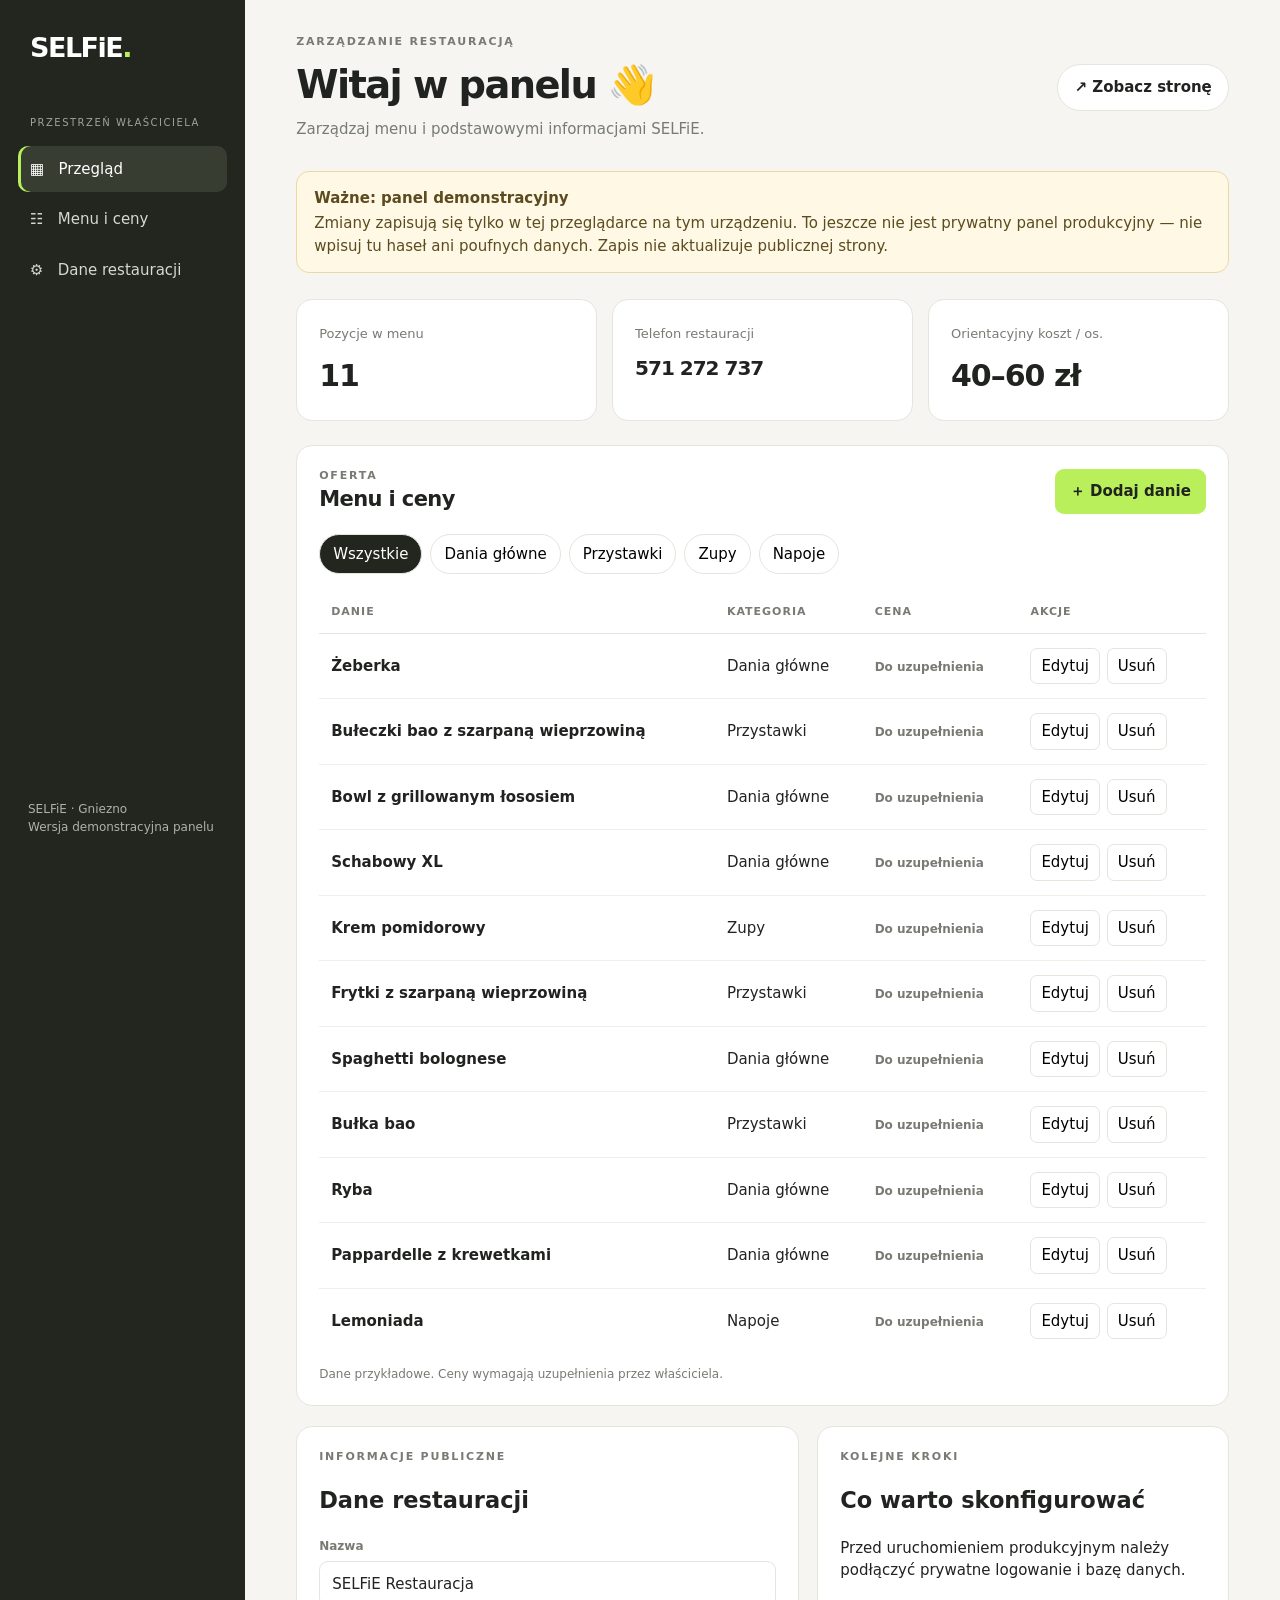
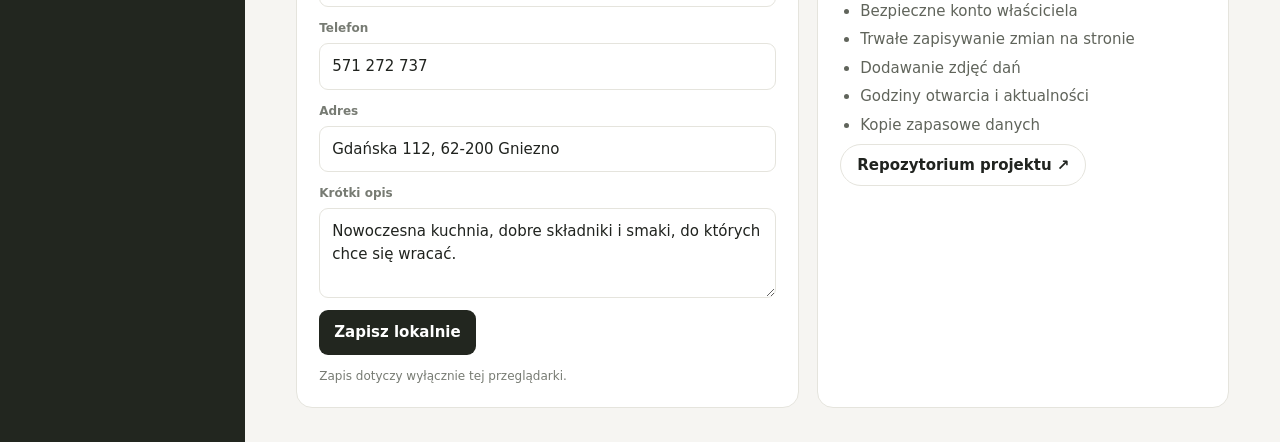
<file: admin.html>
<!doctype html>
<html lang="pl">
<head>
<meta charset="utf-8"><meta name="viewport" content="width=device-width,initial-scale=1">
<title>Panel właściciela — SELFiE</title>
<style>
:root{--bg:#f6f5f2;--ink:#20231f;--muted:#777b73;--line:#e5e4dd;--accent:#b9ef5a;--card:#fff;--dark:#22261f}*{box-sizing:border-box}body{margin:0;background:var(--bg);color:var(--ink);font:15px/1.5 Inter,ui-sans-serif,system-ui,-apple-system,sans-serif}button,input,textarea,select{font:inherit}button{cursor:pointer}.layout{min-height:100vh;display:grid;grid-template-columns:245px 1fr}.side{background:var(--dark);color:white;padding:28px 18px}.brand{font-size:27px;font-weight:900;letter-spacing:-1.5px;padding:0 12px 34px}.brand span{color:var(--accent)}.side small{display:block;color:#9fa49a;text-transform:uppercase;letter-spacing:1.5px;font-size:10px;padding:12px}.nav{display:flex;align-items:center;gap:12px;padding:12px;border-radius:10px;color:#d6d8d1;text-decoration:none;margin:4px 0}.nav.active,.nav:hover{background:#373d31;color:white}.nav.active{box-shadow:inset 3px 0 var(--accent)}.side-foot{position:sticky;top:calc(100vh - 100px);margin:45px 10px 0;color:#aeb3a8;font-size:12px}.main{padding:34px clamp(18px,4vw,54px);max-width:1400px;width:100%;margin:auto}.top{display:flex;align-items:center;justify-content:space-between;gap:20px;margin-bottom:30px}.eyebrow{font-size:11px;text-transform:uppercase;letter-spacing:1.8px;color:var(--muted);font-weight:700}.top h1{font-size:clamp(28px,3vw,40px);letter-spacing:-1.6px;margin:5px 0}.preview{border:1px solid var(--line);background:white;padding:11px 16px;border-radius:30px;text-decoration:none;color:var(--ink);font-weight:650}.notice{background:#fff8e5;border:1px solid #ead9a5;padding:15px 17px;border-radius:13px;margin-bottom:26px;color:#5b4b1f}.notice strong{display:block;margin-bottom:3px}.stats{display:grid;grid-template-columns:repeat(3,minmax(0,1fr));gap:15px;margin-bottom:24px}.stat,.panel{background:var(--card);border:1px solid var(--line);border-radius:16px;padding:22px}.stat span{color:var(--muted);font-size:13px}.stat b{display:block;font-size:30px;letter-spacing:-1px;margin-top:8px}.section-head{display:flex;align-items:center;justify-content:space-between;gap:12px;margin-bottom:18px}.section-head h2{margin:0;font-size:21px;letter-spacing:-.6px}.btn{border:0;border-radius:9px;padding:11px 15px;font-weight:750;background:var(--dark);color:white}.btn.lime{background:var(--accent);color:#20231f}.btn.light{background:#f0f0eb;color:#30332e}.btn.danger{background:#fff0ee;color:#9b3428}.tabs{display:flex;gap:8px;margin:18px 0;flex-wrap:wrap}.tab{border:1px solid var(--line);background:white;padding:8px 13px;border-radius:30px}.tab.active{background:var(--dark);color:white}.table-wrap{overflow:auto}table{border-collapse:collapse;width:100%;min-width:570px}th{text-align:left;font-size:11px;text-transform:uppercase;letter-spacing:1px;color:var(--muted);font-weight:700;padding:12px;border-bottom:1px solid var(--line)}td{padding:14px 12px;border-bottom:1px solid #efeee9}tr:last-child td{border-bottom:0}.dish{font-weight:750}.sub{font-size:12px;color:var(--muted)}.price{font-weight:750;white-space:nowrap}.actions{display:flex;gap:7px}.actions button{border:1px solid var(--line);background:white;padding:6px 10px;border-radius:7px}.lower{display:grid;grid-template-columns:1.1fr .9fr;gap:18px;margin-top:20px}.field{display:grid;gap:6px;margin:12px 0}.field label{font-size:12px;color:var(--muted);font-weight:700}.field input,.field textarea,.field select{width:100%;border:1px solid var(--line);background:white;border-radius:9px;padding:11px 12px;color:var(--ink)}.field textarea{min-height:90px;resize:vertical}.row{display:grid;grid-template-columns:1fr 1fr;gap:12px}.empty{padding:30px;text-align:center;color:var(--muted)}.status{font-size:12px;color:var(--muted);margin-top:12px}.modal{position:fixed;inset:0;background:#1119;display:none;place-items:center;padding:20px;z-index:10}.modal.open{display:grid}.dialog{background:white;border-radius:17px;padding:25px;width:min(480px,100%);box-shadow:0 20px 80px #0002}.dialog h2{margin:0 0 16px}.dialog-actions{display:flex;justify-content:flex-end;gap:9px;margin-top:20px}.mobilebrand{display:none}@media(max-width:850px){.layout{grid-template-columns:1fr}.side{padding:12px 16px;display:flex;align-items:center;justify-content:space-between}.brand{padding:0;font-size:23px}.side small,.nav,.side-foot{display:none}.mobilebrand{display:block;color:#d6d8d1;font-size:12px}.main{padding:24px 15px}.stats{gap:8px}.stat{padding:14px}.stat b{font-size:24px}.lower{grid-template-columns:1fr}.top{align-items:flex-start}.preview{font-size:12px}}@media(max-width:480px){.stats{grid-template-columns:1fr}.top{flex-direction:column}.row{grid-template-columns:1fr}.stat{display:flex;justify-content:space-between;align-items:center}.stat b{margin:0}}
</style></head>
<body><div class="layout">
<aside class="side"><div><div class="brand">SELFiE<span>.</span></div><small>Przestrzeń właściciela</small><a class="nav active" href="#overview">▦ &nbsp; Przegląd</a><a class="nav" href="#menu">☷ &nbsp; Menu i ceny</a><a class="nav" href="#details">⚙ &nbsp; Dane restauracji</a></div><div class="mobilebrand">Panel właściciela</div><div class="side-foot">SELFiE · Gniezno<br>Wersja demonstracyjna panelu</div></aside>
<main class="main"><header class="top"><div><div class="eyebrow">Zarządzanie restauracją</div><h1>Witaj w panelu 👋</h1><div style="color:var(--muted)">Zarządzaj menu i podstawowymi informacjami SELFiE.</div></div><a class="preview" href="./index.html">↗ Zobacz stronę</a></header>
<div class="notice"><strong>Ważne: panel demonstracyjny</strong>Zmiany zapisują się tylko w tej przeglądarce na tym urządzeniu. To jeszcze nie jest prywatny panel produkcyjny — nie wpisuj tu haseł ani poufnych danych. Zapis nie aktualizuje publicznej strony.</div>
<section id="overview" class="stats"><div class="stat"><span>Pozycje w menu</span><b id="count">11</b></div><div class="stat"><span>Telefon restauracji</span><b style="font-size:20px">571 272 737</b></div><div class="stat"><span>Orientacyjny koszt / os.</span><b>40–60 zł</b></div></section>
<section class="panel" id="menu"><div class="section-head"><div><div class="eyebrow">Oferta</div><h2>Menu i ceny</h2></div><button class="btn lime" id="add">＋ Dodaj danie</button></div><div class="tabs"><button class="tab active" data-filter="all">Wszystkie</button><button class="tab" data-filter="Dania główne">Dania główne</button><button class="tab" data-filter="Przystawki">Przystawki</button><button class="tab" data-filter="Zupy">Zupy</button><button class="tab" data-filter="Napoje">Napoje</button></div><div class="table-wrap"><table><thead><tr><th>Danie</th><th>Kategoria</th><th>Cena</th><th>Akcje</th></tr></thead><tbody id="rows"></tbody></table></div><div class="status" id="status" aria-live="polite">Dane przykładowe. Ceny wymagają uzupełnienia przez właściciela.</div></section>
<div class="lower"><section class="panel" id="details"><div class="eyebrow">Informacje publiczne</div><h2>Dane restauracji</h2><form id="detailsForm"><div class="field"><label for="restaurant">Nazwa</label><input id="restaurant" value="SELFiE Restauracja" required></div><div class="field"><label for="phone">Telefon</label><input id="phone" value="571 272 737" required></div><div class="field"><label for="address">Adres</label><input id="address" value="Gdańska 112, 62-200 Gniezno" required></div><div class="field"><label for="description">Krótki opis</label><textarea id="description">Nowoczesna kuchnia, dobre składniki i smaki, do których chce się wracać.</textarea></div><button class="btn" type="submit">Zapisz lokalnie</button><div class="status">Zapis dotyczy wyłącznie tej przeglądarki.</div></form></section>
<section class="panel"><div class="eyebrow">Kolejne kroki</div><h2>Co warto skonfigurować</h2><p>Przed uruchomieniem produkcyjnym należy podłączyć prywatne logowanie i bazę danych.</p><ul style="padding-left:20px;color:#60645b;line-height:1.9"><li>Bezpieczne konto właściciela</li><li>Trwałe zapisywanie zmian na stronie</li><li>Dodawanie zdjęć dań</li><li>Godziny otwarcia i aktualności</li><li>Kopie zapasowe danych</li></ul><a class="preview" href="https://github.com/bartwrobel17-stack/selfie" target="_blank" rel="noreferrer">Repozytorium projektu ↗</a></section></div>
</main></div>
<div class="modal" id="modal" role="dialog" aria-modal="true" aria-labelledby="modalTitle"><div class="dialog"><h2 id="modalTitle">Dodaj danie</h2><form id="dishForm"><input type="hidden" id="editId"><div class="field"><label for="dishName">Nazwa dania</label><input id="dishName" required maxlength="90" placeholder="Np. Bowl z łososiem"></div><div class="row"><div class="field"><label for="category">Kategoria</label><select id="category"><option>Dania główne</option><option>Przystawki</option><option>Zupy</option><option>Napoje</option></select></div><div class="field"><label for="price">Cena (zł)</label><input id="price" type="number" min="0" max="9999" step="0.01" placeholder="np. 39.00"></div></div><div class="dialog-actions"><button class="btn light" type="button" id="cancel">Anuluj</button><button class="btn lime" type="submit">Zapisz danie</button></div></form></div></div>
<script>
const initial=[["Żeberka","Dania główne",""],["Bułeczki bao z szarpaną wieprzowiną","Przystawki",""],["Bowl z grillowanym łososiem","Dania główne",""],["Schabowy XL","Dania główne",""],["Krem pomidorowy","Zupy",""],["Frytki z szarpaną wieprzowiną","Przystawki",""],["Spaghetti bolognese","Dania główne",""],["Bułka bao","Przystawki",""],["Ryba","Dania główne",""],["Pappardelle z krewetkami","Dania główne",""],["Lemoniada","Napoje",""]];
const key="selfie-admin-menu-demo-v1", detailsKey="selfie-admin-details-demo-v1";let dishes;try{dishes=JSON.parse(localStorage.getItem(key))||initial.map((d,i)=>({id:i+1,name:d[0],category:d[1],price:d[2]}))}catch{dishes=initial.map((d,i)=>({id:i+1,name:d[0],category:d[1],price:d[2]}))}
let filter="all";const $=id=>document.getElementById(id);const escapeHtml=s=>String(s).replace(/[&<>"']/g,c=>({"&":"&amp;","<":"&lt;",">":"&gt;",'"':"&quot;","'":"&#39;"}[c]));
function save(){try{localStorage.setItem(key,JSON.stringify(dishes));$("status").textContent="Zapisano lokalnie w tej przeglądarce. Publiczna strona nie została zmieniona."}catch{$("status").textContent="Nie udało się zapisać danych w przeglądarce."}}
function render(){const shown=dishes.filter(d=>filter==="all"||d.category===filter);$("rows").innerHTML=shown.length?shown.map(d=>'<tr><td><div class="dish">'+escapeHtml(d.name)+'</div></td><td>'+escapeHtml(d.category)+'</td><td class="price">'+(d.price!==""&&d.price!=null?escapeHtml(Number(d.price).toLocaleString("pl-PL",{minimumFractionDigits:2,maximumFractionDigits:2})+" zł"):'<span class="sub">Do uzupełnienia</span>')+'</td><td><div class="actions"><button data-edit="'+d.id+'">Edytuj</button><button data-delete="'+d.id+'" aria-label="Usuń '+escapeHtml(d.name)+'">Usuń</button></div></td></tr>').join(""):'<tr><td colspan="4" class="empty">Brak dań w tej kategorii.</td></tr>';$("count").textContent=dishes.length}
function openModal(d){$("dishForm").reset();$("editId").value=d?d.id:"";$("modalTitle").textContent=d?"Edytuj danie":"Dodaj danie";if(d){$("dishName").value=d.name;$("category").value=d.category;$("price").value=d.price??""}$("modal").classList.add("open");$("dishName").focus()}
$("add").addEventListener("click",()=>openModal());$("cancel").addEventListener("click",()=>$("modal").classList.remove("open"));$("modal").addEventListener("click",e=>{if(e.target===$("modal"))$("modal").classList.remove("open")});document.addEventListener("keydown",e=>{if(e.key==="Escape")$("modal").classList.remove("open")});
$("dishForm").addEventListener("submit",e=>{e.preventDefault();const id=$("editId").value;const d={id:id?Number(id):Date.now(),name:$("dishName").value.trim(),category:$("category").value,price:$("price").value};if(id)dishes=dishes.map(x=>x.id===Number(id)?d:x);else dishes.push(d);save();render();$("modal").classList.remove("open")});
$("rows").addEventListener("click",e=>{const edit=e.target.closest("[data-edit]"),del=e.target.closest("[data-delete]");if(edit){const d=dishes.find(x=>x.id===Number(edit.dataset.edit));if(d)openModal(d)}if(del){const d=dishes.find(x=>x.id===Number(del.dataset.delete));if(d&&confirm('Usunąć pozycję „'+d.name+'”?')){dishes=dishes.filter(x=>x.id!==d.id);save();render()}}});
document.querySelectorAll("[data-filter]").forEach(b=>b.addEventListener("click",()=>{filter=b.dataset.filter;document.querySelectorAll("[data-filter]").forEach(x=>x.classList.toggle("active",x===b));render()}));
try{const saved=JSON.parse(localStorage.getItem(detailsKey));if(saved){$("restaurant").value=saved.restaurant;$("phone").value=saved.phone;$("address").value=saved.address;$("description").value=saved.description}}catch{}
$("detailsForm").addEventListener("submit",e=>{e.preventDefault();const data={restaurant:$("restaurant").value.trim(),phone:$("phone").value.trim(),address:$("address").value.trim(),description:$("description").value.trim()};try{localStorage.setItem(detailsKey,JSON.stringify(data));alert("Dane zapisane lokalnie w tej przeglądarce. Nie zmieniły jeszcze publicznej strony.")}catch{alert("Nie udało się zapisać danych w przeglądarce.")}});
render();
</script></body></html>
</file>
